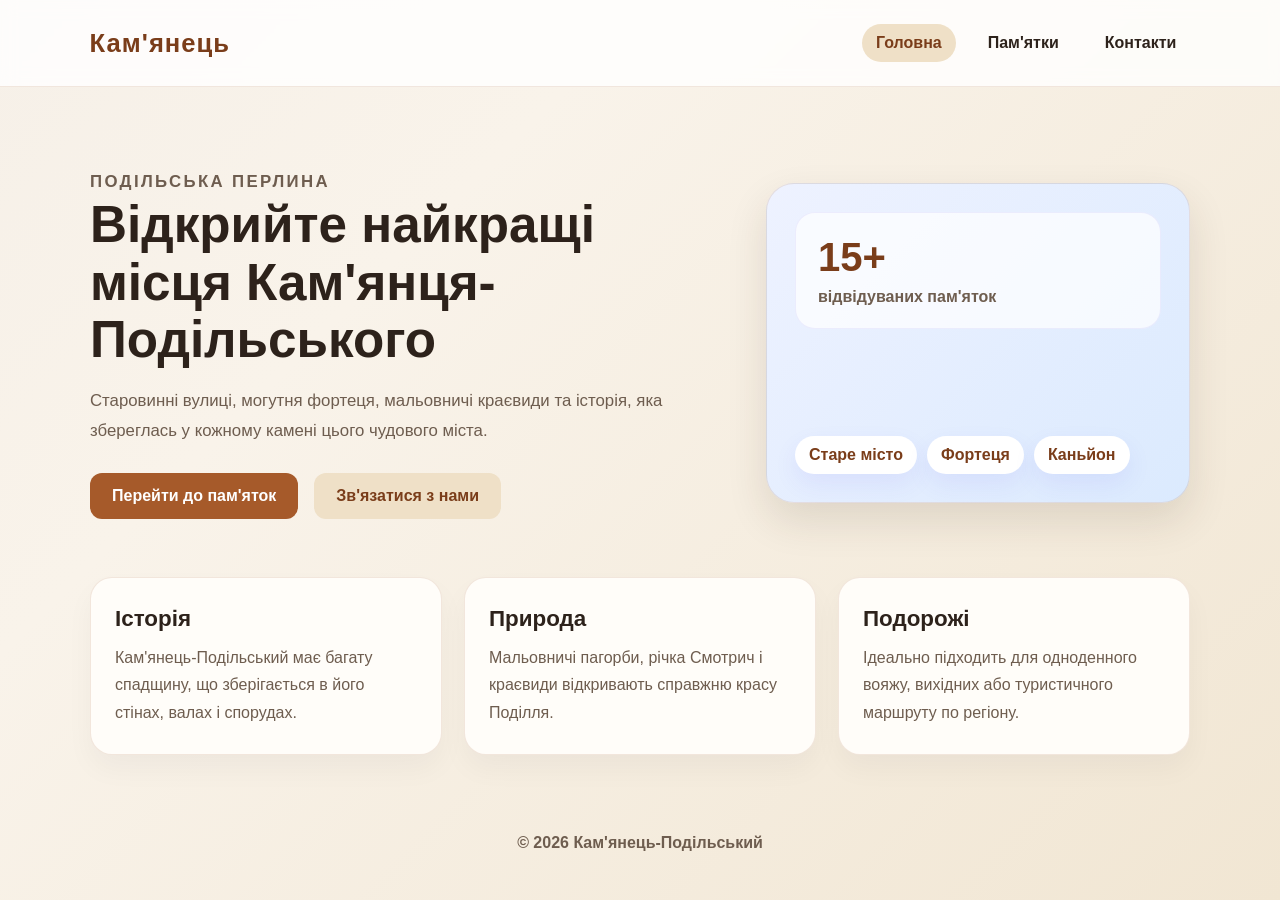
<file: index.html>
<!DOCTYPE html>
<html lang="uk">
<head>
    <meta charset="UTF-8">
    <meta name="viewport" content="width=device-width, initial-scale=1.0">
    <title>Головна | Кам'янець-Подільський</title>
    <link rel="stylesheet" href="style.css">
</head>
<body>
    <div class="page-shell">
        <header class="topbar">
            <div class="logo">Кам'янець</div>
            <nav class="nav">
                <a href="index.html" class="active">Головна</a>
                <a href="reminders.html">Пам'ятки</a>
                <a href="Contact.html">Контакти</a>
            </nav>
        </header>

        <main class="container">
            <section class="hero">
                <div class="hero-copy">
                    <p class="eyebrow">Подільська перлина</p>
                    <h1>Відкрийте найкращі місця Кам'янця-Подільського</h1>
                    <p>Старовинні вулиці, могутня фортеця, мальовничі краєвиди та історія, яка збереглась у кожному камені цього чудового міста.</p>
                    <div class="hero-actions">
                        <a href="reminders.html" class="btn primary">Перейти до пам'яток</a>
                        <a href="Contact.html" class="btn secondary">Зв'язатися з нами</a>
                    </div>
                </div>

                <div class="hero-visual">
                    <div class="stats-card">
                        <span class="stat-number">15+</span>
                        <span class="stat-label">відвідуваних пам'яток</span>
                    </div>
                    <div class="mini-panel">
                        <span>Старе місто</span>
                        <span>Фортеця</span>
                        <span>Каньйон</span>
                    </div>
                </div>
            </section>

            <section class="features">
                <article class="feature-card">
                    <h3>Історія</h3>
                    <p>Кам'янець-Подільський має багату спадщину, що зберігається в його стінах, валах і спорудах.</p>
                </article>
                <article class="feature-card">
                    <h3>Природа</h3>
                    <p>Мальовничі пагорби, річка Смотрич і краєвиди відкривають справжню красу Поділля.</p>
                </article>
                <article class="feature-card">
                    <h3>Подорожі</h3>
                    <p>Ідеально підходить для одноденного вояжу, вихідних або туристичного маршруту по регіону.</p>
                </article>
            </section>
        </main>

        <footer class="site-footer">
            <p>&copy; 2026 Кам'янець-Подільський</p>
        </footer>
    </div>
</body>
</html>
</file>
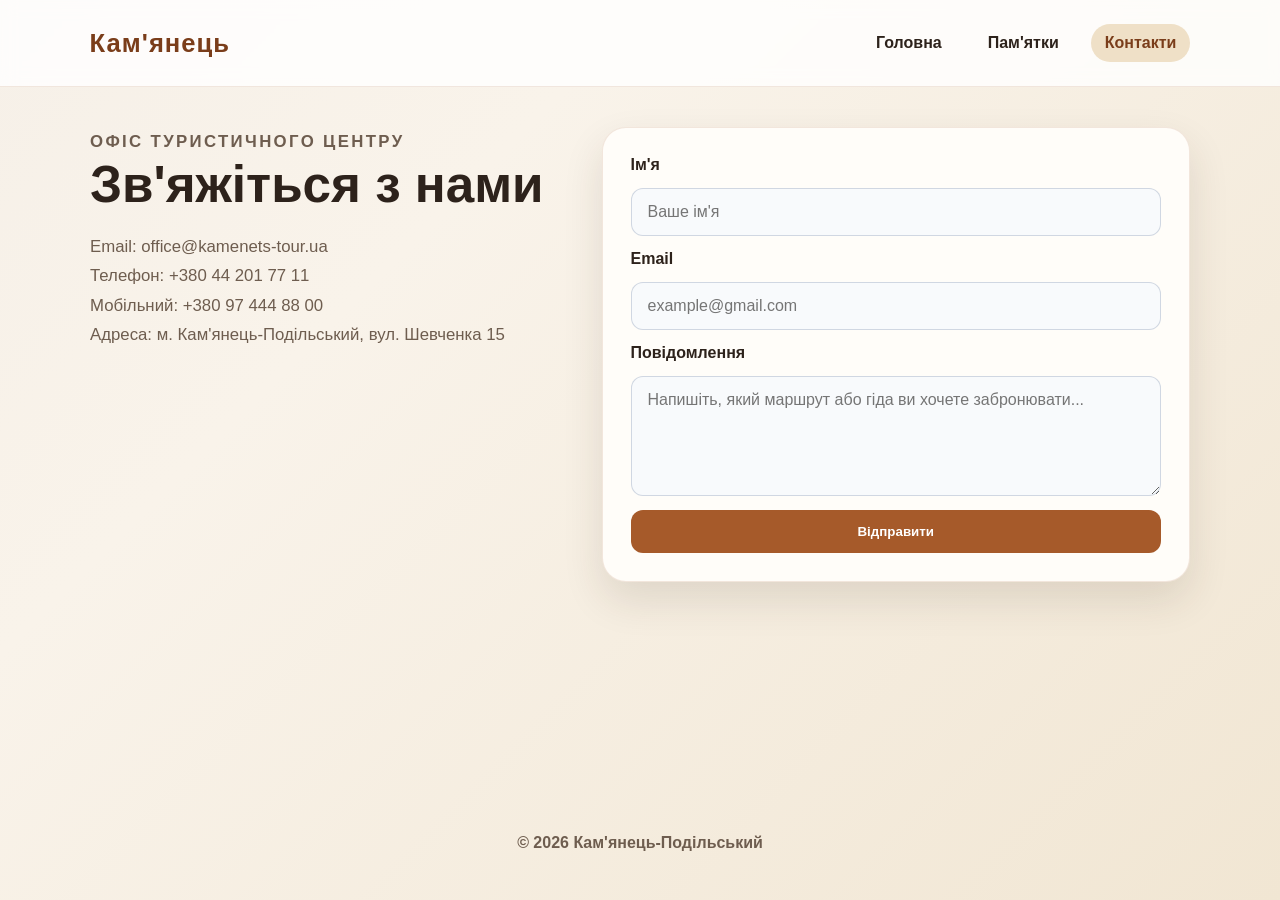
<file: Contact.html>
<!DOCTYPE html>
<html lang="uk">
<head>
    <meta charset="UTF-8">
    <meta name="viewport" content="width=device-width, initial-scale=1.0">
    <title>Контакти | Кам'янець-Подільський</title>
    <link rel="stylesheet" href="style.css">
</head>
<body>
    <div class="page-shell">
        <header class="topbar">
            <div class="logo">Кам'янець</div>
            <nav class="nav">
                <a href="index.html">Головна</a>
                <a href="reminders.html">Пам'ятки</a>
                <a href="Contact.html" class="active">Контакти</a>
            </nav>
        </header>

        <main class="container contact-page">
            <section class="contact-layout">
                <div class="contact-info">
                    <p class="eyebrow">Офіс туристичного центру</p>
                    <h1>Зв'яжіться з нами</h1>
                    <p>Email: office@kamenets-tour.ua</p>
                    <p>Телефон: +380 44 201 77 11</p>
                    <p>Мобільний: +380 97 444 88 00</p>
                    <p>Адреса: м. Кам'янець-Подільський, вул. Шевченка 15</p>
                </div>

                <form class="contact-form">
                    <label for="name">Ім'я</label>
                    <input type="text" id="name" placeholder="Ваше ім'я">

                    <label for="email">Email</label>
                    <input type="email" id="email" placeholder="example@gmail.com">

                    <label for="message">Повідомлення</label>
                    <textarea id="message" rows="5" placeholder="Напишіть, який маршрут або гіда ви хочете забронювати..."></textarea>

                    <button type="submit" class="btn primary">Відправити</button>
                </form>
            </section>
        </main>

        <footer class="site-footer">
            <p>&copy; 2026 Кам'янець-Подільський</p>
        </footer>
    </div>
</body>
</html>
</file>
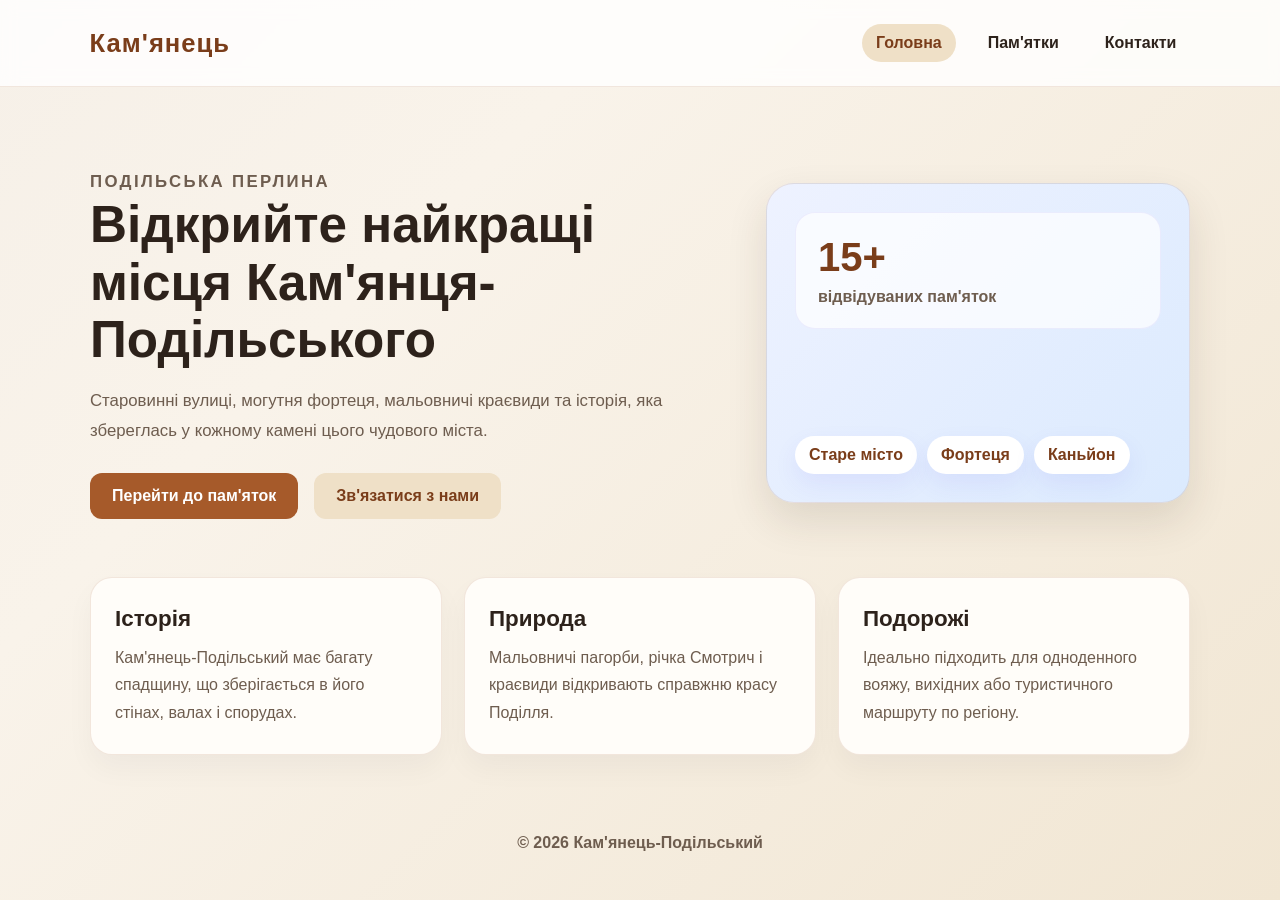
<file: Main.html>
<!DOCTYPE html>
<html lang="uk">
<head>
    <meta charset="UTF-8">
    <meta name="viewport" content="width=device-width, initial-scale=1.0">
    <title>Головна | Кам'янець-Подільський</title>
    <link rel="stylesheet" href="style.css">
</head>
<body>
    <div class="page-shell">
        <header class="topbar">
            <div class="logo">Кам'янець</div>
            <nav class="nav">
                <a href="Main.html" class="active">Головна</a>
                <a href="reminders.html">Пам'ятки</a>
                <a href="Contact.html">Контакти</a>
            </nav>
        </header>

        <main class="container">
            <section class="hero">
                <div class="hero-copy">
                    <p class="eyebrow">Подільська перлина</p>
                    <h1>Відкрийте найкращі місця Кам'янця-Подільського</h1>
                    <p>Старовинні вулиці, могутня фортеця, мальовничі краєвиди та історія, яка збереглась у кожному камені цього чудового міста.</p>
                    <div class="hero-actions">
                        <a href="reminders.html" class="btn primary">Перейти до пам'яток</a>
                        <a href="Contact.html" class="btn secondary">Зв'язатися з нами</a>
                    </div>
                </div>

                <div class="hero-visual">
                    <div class="stats-card">
                        <span class="stat-number">15+</span>
                        <span class="stat-label">відвідуваних пам'яток</span>
                    </div>
                    <div class="mini-panel">
                        <span>Старе місто</span>
                        <span>Фортеця</span>
                        <span>Каньйон</span>
                    </div>
                </div>
            </section>

            <section class="features">
                <article class="feature-card">
                    <h3>Історія</h3>
                    <p>Кам'янець-Подільський має багату спадщину, що зберігається в його стінах, валах і спорудах.</p>
                </article>
                <article class="feature-card">
                    <h3>Природа</h3>
                    <p>Мальовничі пагорби, річка Смотрич і краєвиди відкривають справжню красу Поділля.</p>
                </article>
                <article class="feature-card">
                    <h3>Подорожі</h3>
                    <p>Ідеально підходить для одноденного вояжу, вихідних або туристичного маршруту по регіону.</p>
                </article>
            </section>
        </main>

        <footer class="site-footer">
            <p>&copy; 2026 Кам'янець-Подільський</p>
        </footer>
    </div>
</body>
</html>
</file>
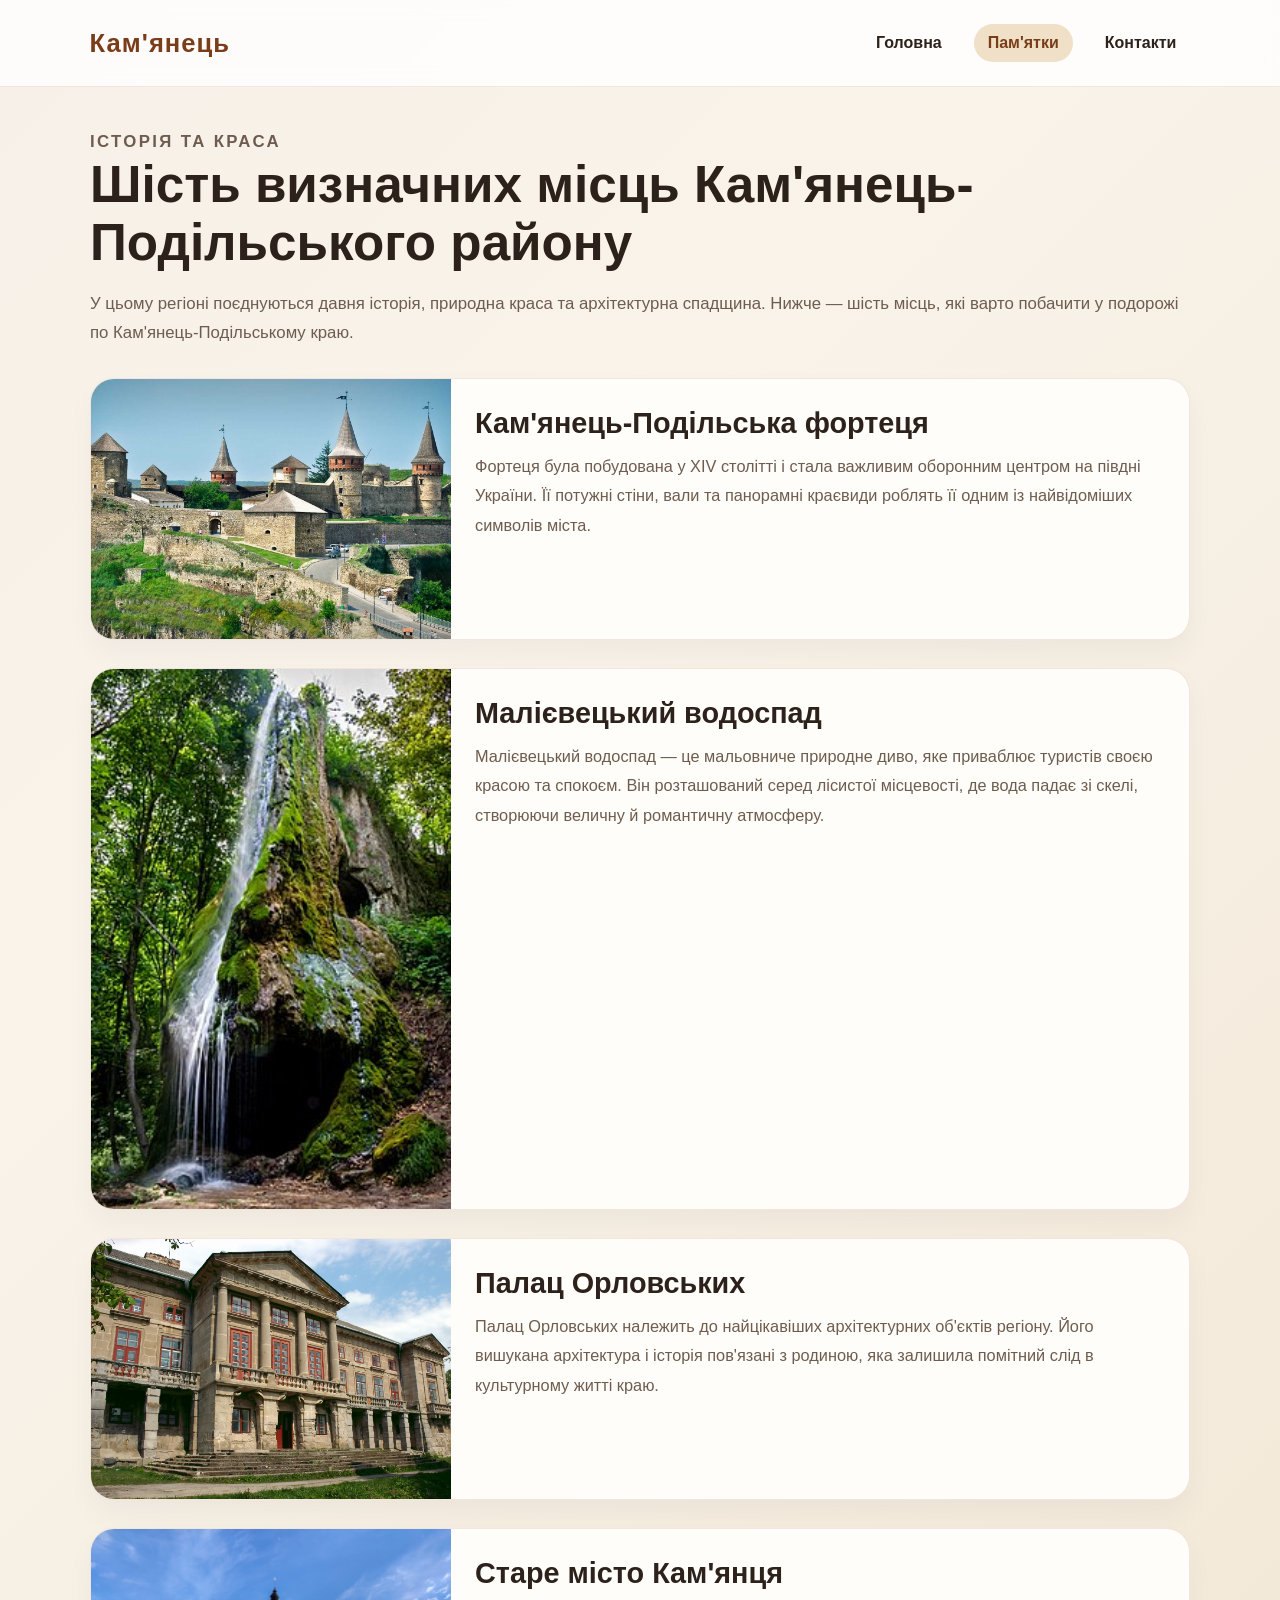
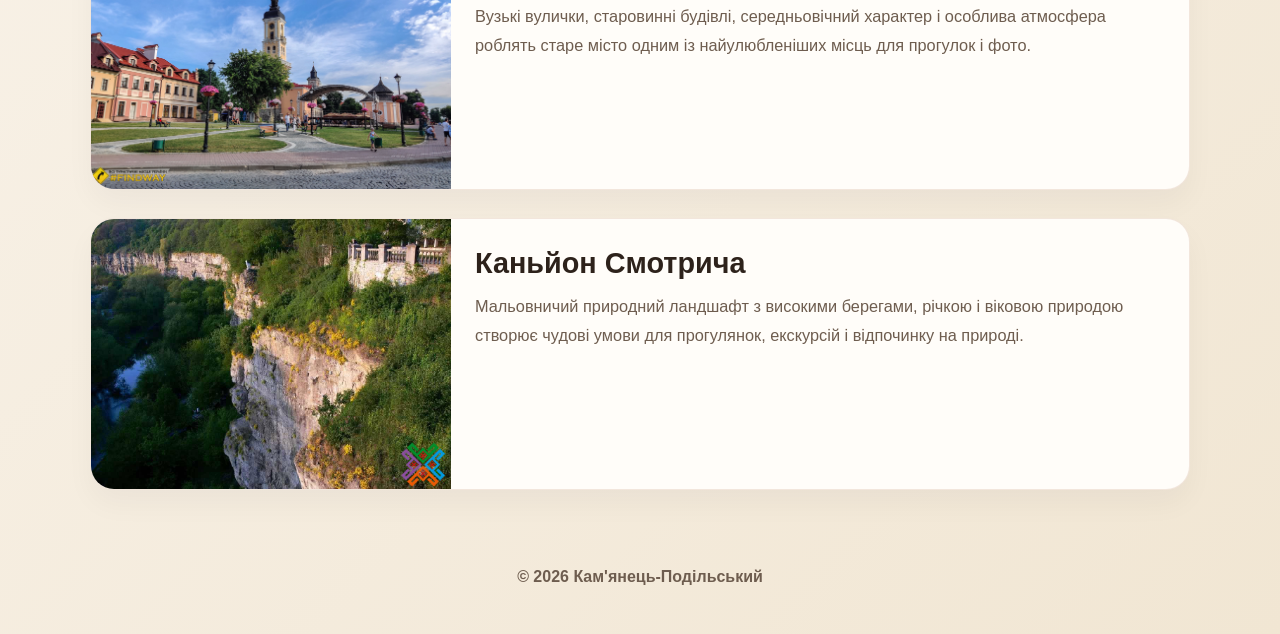
<file: reminders.html>
<!DOCTYPE html>
<html lang="uk">
<head>
    <meta charset="UTF-8">
    <meta name="viewport" content="width=device-width, initial-scale=1.0">
    <title>Міста і пам'ятки | Кам'янець-Подільський</title>
    <link rel="stylesheet" href="style.css">
</head>
<body>
    <div class="page-shell">
        <header class="topbar">
            <div class="logo">Кам'янець</div>
            <nav class="nav">
                <a href="index.html">Головна</a>
                <a href="reminders.html" class="active">Пам'ятки</a>
                <a href="Contact.html">Контакти</a>
            </nav>
        </header>

        <main class="container about-page">
            <section class="intro-block">
                <p class="eyebrow">Історія та краса</p>
                <h1>Шість визначних місць Кам'янець-Подільського району</h1>
                <p>У цьому регіоні поєднуються давня історія, природна краса та архітектурна спадщина. Нижче — шість місць, які варто побачити у подорожі по Кам'янець-Подільському краю.</p>
            </section>

            <section class="heritage-list">
                <article class="heritage-item">
                    <img src="фортеця.jpg" alt="Кам'янець-Подільська фортеця">
                    <div class="heritage-text">
                        <h2>Кам'янець-Подільська фортеця</h2>
                        <p>Фортеця була побудована у XIV столітті і стала важливим оборонним центром на півдні України. Її потужні стіни, вали та панорамні краєвиди роблять її одним із найвідоміших символів міста.</p>
                    </div>
                </article>

                <article class="heritage-item">
                    <img src="водоспад.jpg" alt="Малієвецький водоспад">
                    <div class="heritage-text">
                        <h2>Малієвецький водоспад</h2>
                        <p>Малієвецький водоспад — це мальовниче природне диво, яке приваблює туристів своєю красою та спокоєм. Він розташований серед лісистої місцевості, де вода падає зі скелі, створюючи величну й романтичну атмосферу.</p>
                    </div>
                </article>

                <article class="heritage-item">
                    <img src="палац.jpg" alt="Палац Орловських">
                    <div class="heritage-text">
                        <h2>Палац Орловських</h2>
                        <p>Палац Орловських належить до найцікавіших архітектурних об'єктів регіону. Його вишукана архітектура і історія пов'язані з родиною, яка залишила помітний слід в культурному житті краю.</p>
                    </div>
                </article>

                <article class="heritage-item">
                    <img src="старе місто.jpg" alt="Старе місто Кам'янця-Подільського">
                    <div class="heritage-text">
                        <h2>Старе місто Кам'янця</h2>
                        <p>Вузькі вулички, старовинні будівлі, середньовічний характер і особлива атмосфера роблять старе місто одним із найулюбленіших місць для прогулок і фото.</p>
                    </div>
                </article>

                <article class="heritage-item">
                    <img src="каньйон.jpg" alt="Каньйон Смотрича">
                    <div class="heritage-text">
                        <h2>Каньйон Смотрича</h2>
                        <p>Мальовничий природний ландшафт з високими берегами, річкою і віковою природою створює чудові умови для прогулянок, екскурсій і відпочинку на природі.</p>
                    </div>
                </article>

            </section>
        </main>

        <footer class="site-footer">
            <p>&copy; 2026 Кам'янець-Подільський</p>
        </footer>
    </div>
</body>
</html>
</file>
<file: style.css>
:root {
    --bg: #f5efe6;
    --panel: #fffdf9;
    --primary: #a65a2a;
    --primary-dark: #7a3d1a;
    --secondary: #efe0c7;
    --text: #2d221b;
    --muted: #6e5d4f;
    --border: rgba(166, 90, 42, 0.14);
    --shadow: 0 18px 40px rgba(58, 38, 26, 0.12);
}

* {
    box-sizing: border-box;
}

body {
    margin: 0;
    font-family: Arial, Helvetica, sans-serif;
    background: linear-gradient(135deg, #f6f0e8 0%, #f9f3ea 30%, #f1e6d3 100%);
    color: var(--text);
}

img {
    max-width: 100%;
    display: block;
}

.page-shell {
    min-height: 100vh;
    display: flex;
    flex-direction: column;
}

.topbar {
    display: flex;
    justify-content: space-between;
    align-items: center;
    padding: 24px 7%;
    background: rgba(255, 255, 255, 0.8);
    backdrop-filter: blur(8px);
    border-bottom: 1px solid var(--border);
    position: sticky;
    top: 0;
    z-index: 10;
}

.logo {
    font-size: 1.6rem;
    font-weight: 700;
    color: var(--primary-dark);
    letter-spacing: 0.04em;
}

.nav {
    display: flex;
    gap: 18px;
    flex-wrap: wrap;
}

.nav a {
    text-decoration: none;
    color: var(--text);
    font-weight: 600;
    padding: 10px 14px;
    border-radius: 999px;
    transition: 0.3s ease;
}

.nav a:hover,
.nav a.active {
    background: var(--secondary);
    color: var(--primary-dark);
}

.container {
    width: min(1100px, 90%);
    margin: 0 auto;
    flex: 1;
    padding: 50px 0 40px;
}

.hero {
    display: grid;
    grid-template-columns: 1.2fr 0.8fr;
    align-items: center;
    gap: 40px;
    padding: 30px 0 40px;
}

.eyebrow {
    text-transform: uppercase;
    letter-spacing: 0.14em;
    color: var(--primary);
    font-size: 0.74rem;
    font-weight: 700;
    margin-bottom: 14px;
}

.hero-copy h1,
.intro-block h1,
.contact-info h1 {
    font-size: clamp(2.2rem, 4vw, 3.8rem);
    line-height: 1.12;
    margin: 0 0 18px;
}

.hero-copy p,
.intro-block p,
.contact-info p {
    font-size: 1.05rem;
    line-height: 1.75;
    color: var(--muted);
    margin: 0;
}

.hero-actions {
    display: flex;
    gap: 16px;
    margin-top: 28px;
    flex-wrap: wrap;
}

.btn {
    display: inline-block;
    text-decoration: none;
    border: none;
    padding: 14px 22px;
    border-radius: 12px;
    font-weight: 700;
    cursor: pointer;
    transition: transform 0.2s ease, box-shadow 0.2s ease;
}

.btn:hover {
    transform: translateY(-1px);
    box-shadow: var(--shadow);
}

.btn.primary {
    background: var(--primary);
    color: white;
}

.btn.secondary {
    background: var(--secondary);
    color: var(--primary-dark);
}

.hero-visual {
    background: linear-gradient(135deg, #eef2ff 0%, #dbeafe 100%);
    border: 1px solid var(--border);
    border-radius: 28px;
    padding: 28px;
    min-height: 320px;
    display: flex;
    flex-direction: column;
    justify-content: space-between;
    box-shadow: var(--shadow);
}

.stats-card {
    background: rgba(255, 255, 255, 0.7);
    border: 1px solid rgba(79, 70, 229, 0.08);
    border-radius: 20px;
    padding: 22px;
    display: flex;
    flex-direction: column;
    gap: 8px;
}

.stat-number {
    font-size: 2.5rem;
    font-weight: 800;
    color: var(--primary-dark);
}

.stat-label {
    color: var(--muted);
    font-weight: 600;
}

.mini-panel {
    display: flex;
    flex-wrap: wrap;
    gap: 10px;
}

.mini-panel span {
    background: white;
    border-radius: 999px;
    padding: 10px 14px;
    font-weight: 700;
    color: var(--primary-dark);
    box-shadow: 0 10px 24px rgba(79, 70, 229, 0.08);
}

.features,
.values-grid,
.team-grid {
    display: grid;
    grid-template-columns: repeat(3, minmax(180px, 1fr));
    gap: 22px;
    margin-top: 18px;
}

.feature-card,
.value-card,
.member-card {
    background: var(--panel);
    border: 1px solid var(--border);
    border-radius: 22px;
    padding: 28px 24px;
    box-shadow: 0 14px 28px rgba(15, 23, 42, 0.04);
}

.feature-card h3,
.value-card h3,
.member-card h3 {
    margin-top: 0;
    margin-bottom: 12px;
    font-size: 1.4rem;
}

.feature-card p,
.value-card p,
.member-card p {
    margin: 0;
    color: var(--muted);
    line-height: 1.7;
}

.about-page,
.contact-page {
    padding-top: 40px;
}

.intro-block {
    margin-bottom: 30px;
}

.team-section {
    margin-top: 32px;
}

.team-section h2 {
    margin-bottom: 18px;
    font-size: 2rem;
}

.heritage-list {
    display: grid;
    gap: 28px;
    margin-top: 24px;
}

.heritage-item {
    display: grid;
    grid-template-columns: 360px 1fr;
    gap: 24px;
    background: var(--panel);
    border: 1px solid var(--border);
    border-radius: 24px;
    box-shadow: 0 14px 28px rgba(15, 23, 42, 0.04);
    overflow: hidden;
}

.heritage-item img {
    width: 100%;
    height: 100%;
    min-height: 260px;
    object-fit: cover;
    display: block;
}

.heritage-text {
    padding: 28px 24px 28px 0;
}

.heritage-text h2 {
    margin-top: 0;
    margin-bottom: 12px;
    font-size: 1.8rem;
    color: var(--text);
}

.heritage-text p {
    margin: 0;
    color: var(--muted);
    line-height: 1.8;
    font-size: 1.02rem;
}

.contact-layout {
    display: grid;
    grid-template-columns: 0.9fr 1.1fr;
    gap: 30px;
    align-items: start;
}

.contact-form {
    background: var(--panel);
    border: 1px solid var(--border);
    border-radius: 24px;
    padding: 28px;
    box-shadow: var(--shadow);
    display: flex;
    flex-direction: column;
    gap: 14px;
}

.contact-form label {
    font-weight: 700;
    color: var(--text);
}

.contact-form input,
.contact-form textarea {
    width: 100%;
    padding: 14px 16px;
    border: 1px solid rgba(148, 163, 184, 0.4);
    border-radius: 12px;
    font: inherit;
    background: #f8fafc;
}

.contact-form input:focus,
.contact-form textarea:focus {
    outline: 2px solid rgba(79, 70, 229, 0.15);
    border-color: var(--primary);
}

.site-footer {
    text-align: center;
    padding: 22px 20px 32px;
    color: var(--muted);
    font-weight: 600;
}

@media (max-width: 900px) {
    .topbar {
        flex-direction: column;
        gap: 16px;
        padding-top: 18px;
        padding-bottom: 18px;
    }

    .hero,
    .contact-layout {
        grid-template-columns: 1fr;
    }

    .features,
    .values-grid,
    .team-grid {
        grid-template-columns: repeat(2, minmax(180px, 1fr));
    }

    .heritage-item {
        grid-template-columns: 1fr;
    }

    .heritage-item img {
        min-height: 240px;
    }

    .heritage-text {
        padding: 0 20px 22px;
    }

    .hero-visual {
        min-height: 240px;
    }
}

@media (max-width: 640px) {
    body {
        font-size: 15px;
    }

    .container {
        width: min(92%, 1100px);
        padding-top: 26px;
    }

    .topbar {
        padding: 16px 5%;
        background: rgba(255, 255, 255, 0.96);
    }

    .logo {
        font-size: 1.3rem;
    }

    .nav {
        width: 100%;
        justify-content: center;
        gap: 8px;
    }

    .nav a {
        flex: 1 1 auto;
        text-align: center;
        padding: 10px 10px;
        font-size: 0.92rem;
    }

    .hero {
        gap: 20px;
        padding-top: 10px;
    }

    .hero-copy h1,
    .intro-block h1,
    .contact-info h1 {
        font-size: 2.1rem;
        line-height: 1.2;
    }

    .hero-copy p,
    .intro-block p,
    .contact-info p {
        font-size: 0.98rem;
        line-height: 1.7;
    }

    .hero-actions {
        flex-direction: column;
        gap: 12px;
        margin-top: 22px;
    }

    .btn {
        width: 100%;
        text-align: center;
        padding: 14px 18px;
    }

    .hero-visual {
        min-height: 180px;
        padding: 18px;
        border-radius: 20px;
    }

    .stats-card {
        padding: 16px;
    }

    .stat-number {
        font-size: 2rem;
    }

    .mini-panel span {
        padding: 8px 12px;
        font-size: 0.82rem;
    }

    .features,
    .values-grid,
    .team-grid {
        grid-template-columns: 1fr;
        gap: 16px;
    }

    .feature-card,
    .value-card,
    .member-card,
    .contact-form {
        padding: 20px 18px;
    }

    .heritage-item {
        gap: 0;
    }

    .heritage-text h2 {
        font-size: 1.5rem;
    }

    .contact-form {
        gap: 12px;
    }

    .contact-form input,
    .contact-form textarea {
        padding: 12px 14px;
        font-size: 1rem;
    }

    .site-footer {
        padding-top: 18px;
        padding-bottom: 26px;
    }
}

@media (max-width: 420px) {
    .nav {
        flex-wrap: wrap;
    }

    .nav a {
        flex-basis: 100%;
    }

    .hero-copy h1,
    .intro-block h1,
    .contact-info h1 {
        font-size: 1.8rem;
    }
}
</file>
